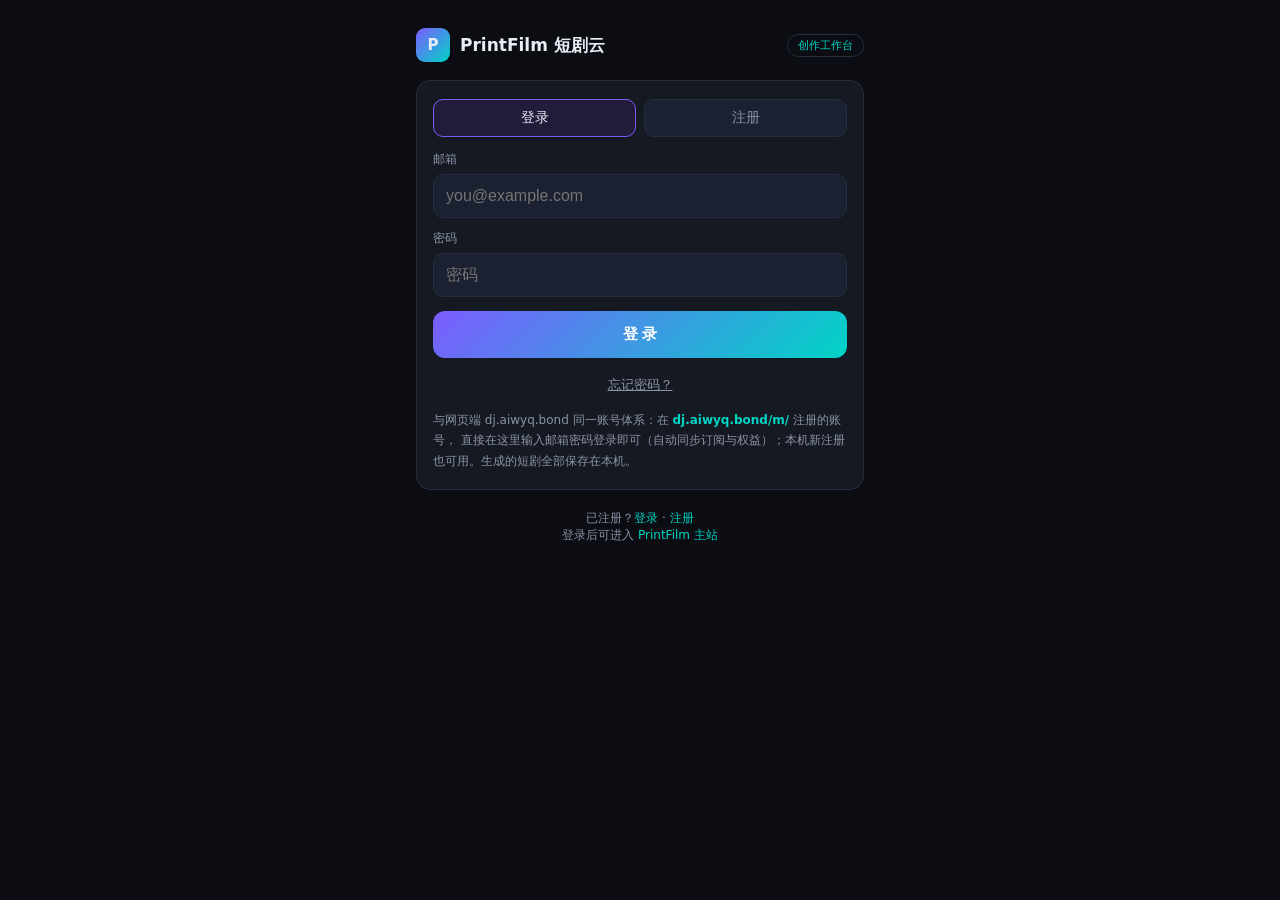
<file: frontend/login.html>
<!doctype html>
<html lang="zh-CN">
<head>
<meta charset="utf-8">
<meta name="viewport" content="width=device-width,initial-scale=1,maximum-scale=1,user-scalable=no">
<title>PrintFilm · 登录/注册</title>
<style>
:root{--bg:#0b0d12;--card:#151922;--card2:#1b2130;--tx:#e8ecf5;--mut:#8b93a7;
--ac:#7c5cff;--ac2:#00d4c6;--ok:#37d39b;--err:#ff5d6c;--bd:#262d3f}
*{box-sizing:border-box;-webkit-tap-highlight-color:transparent}
body{margin:0;background:var(--bg);color:var(--tx);
font-family:-apple-system,"PingFang SC","Microsoft YaHei",system-ui,sans-serif}
.wrap{max-width:480px;margin:0 auto;padding:20px 16px 40px}
header{display:flex;align-items:center;gap:10px;margin:8px 0 18px}
header .logo{width:34px;height:34px;border-radius:9px;
background:linear-gradient(135deg,var(--ac),var(--ac2));
display:flex;align-items:center;justify-content:center;font-weight:800;font-size:15px}
header b{font-size:17px}
header .tag{margin-left:auto;font-size:11px;color:var(--ac2);border:1px solid var(--bd);
border-radius:99px;padding:3px 10px}
.card{background:var(--card);border:1px solid var(--bd);border-radius:14px;
padding:18px 16px;margin-bottom:14px}
h2{margin:0 0 12px;font-size:16px}
p.tip{color:var(--mut);font-size:12px;line-height:1.7;margin:10px 0 0}
label{display:block;font-size:12px;color:var(--mut);margin:12px 0 6px}
input{width:100%;background:var(--card2);border:1px solid var(--bd);
color:var(--tx);border-radius:10px;padding:12px;font-size:16px;outline:none}
input:focus{border-color:var(--ac)}
.btn{display:block;width:100%;border:0;border-radius:12px;padding:14px;margin-top:14px;
background:linear-gradient(135deg,var(--ac),var(--ac2));color:#fff;
font-size:15px;font-weight:700;cursor:pointer}
.btn:active{opacity:.85}
.btn[disabled]{opacity:.45;cursor:not-allowed}
.link{display:block;width:100%;text-align:center;background:none;border:0;color:var(--mut);
font-size:13px;margin-top:12px;padding:6px;cursor:pointer;text-decoration:underline}
.msg{font-size:13px;line-height:1.6;padding:10px 12px;border-radius:10px;margin-top:10px;display:none}
.msg.err{display:block;background:#2a1519;border:1px solid #55202a;color:var(--err)}
.msg.ok{display:block;background:#12281f;border:1px solid #1f4d3a;color:var(--ok)}
.tabs{display:flex;gap:8px;margin:0 0 14px}
.tabs button{flex:1;border:1px solid var(--bd);background:var(--card2);color:var(--mut);
border-radius:10px;padding:9px;font-size:14px;cursor:pointer}
.tabs button.on{border-color:var(--ac);color:var(--tx);background:#221b3a}
.spin{display:inline-block;width:14px;height:14px;border:2px solid var(--bd);
border-top-color:var(--ac2);border-radius:50%;animation:sp 1s linear infinite;
vertical-align:-2px;margin-right:6px}
@keyframes sp{to{transform:rotate(360deg)}}
.footer{margin-top:20px;text-align:center;font-size:12px;color:var(--mut)}
.footer a{color:var(--ac2);text-decoration:none}
[hidden]{display:none!important}
</style>
</head>
<body>
<div class="wrap">
<header><div class="logo">P</div><b>PrintFilm 短剧云</b><span class="tag">创作工作台</span></header>

<section class="card">
  <div class="tabs">
    <button id="tab_login" class="on" onclick="switchTab('login')">登录</button>
    <button id="tab_reg" onclick="switchTab('reg')">注册</button>
  </div>

  <div id="form_login">
    <label>邮箱</label>
    <input id="l_email" type="email" placeholder="you@example.com" autocomplete="email">
    <label>密码</label>
    <input id="l_pwd" type="password" placeholder="密码" autocomplete="current-password">
    <button class="btn" id="b_login" onclick="doLogin()">登 录</button>
    <button class="link" onclick="openForgot()">忘记密码？</button>
    <div class="msg" id="m_login"></div>
    <p class="tip">与网页端 dj.aiwyq.bond 同一账号体系：在 <b style="color:var(--ac2)">dj.aiwyq.bond/m/</b> 注册的账号，
    直接在这里输入邮箱密码登录即可（自动同步订阅与权益）；本机新注册也可用。生成的短剧全部保存在本机。</p>
  </div>

  <div id="form_reg" hidden>
    <label>邮箱</label>
    <input id="r_email" type="email" placeholder="you@example.com" autocomplete="email">
    <label>昵称（可选）</label>
    <input id="r_nick" type="text" placeholder="默认「创作者」" maxlength="64">
    <label>密码（至少 6 位）</label>
    <input id="r_pwd" type="password" placeholder="至少 6 位" autocomplete="new-password">
    <button class="btn" id="b_reg" onclick="doRegister()">注 册</button>
    <div class="msg" id="m_reg"></div>
    <p class="tip">注册即开通免费用户，赠送 <b style="color:var(--ok)">5 次生成额度</b> 与 <b style="color:var(--ok)">5 元体验金</b>，可直接体验短剧生成。</p>
    <p class="tip">也可以在网页端 <a href="https://dj.aiwyq.bond/m/" target="_blank" style="color:var(--ac2)">dj.aiwyq.bond/m/ ↗</a> 注册（同一账号体系，支持邮箱验证码+滑块注册），注册后用该账号在本页登录，权益自动同步。</p>
  </div>

  <div id="form_forgot" hidden>
    <label>邮箱</label>
    <input id="f_email" type="email" placeholder="注册邮箱">
    <button class="btn" id="b_forgot" onclick="doForgot()">发送重置邮件</button>
    <button class="link" onclick="switchTab('login')">← 返回登录</button>
    <div class="msg" id="m_forgot"></div>
    <p class="tip">若该邮箱已注册，将收到一封含重置链接的邮件；链接 30 分钟内有效。</p>
  </div>
</section>

<div class="footer">
  已注册？<a href="javascript:switchTab('login')">登录</a> · <a href="javascript:switchTab('reg')">注册</a>
  <br>
  登录后可进入 <a href="/">PrintFilm 主站</a>
</div>
</div>

<script>
// 与 storyhub 前端同 token 存储约定
const TOKEN_KEY = 'token';
const API = '/api/auth';

function $(id){return document.getElementById(id);}
function show(id){
  ['form_login','form_reg','form_forgot'].forEach(function(s){$(s).hidden = (s!==id);});
}
function msg(id,txt,ok){var el=$(id);el.textContent=txt||'';el.className='msg '+(ok?'ok':'err');}
function clearMsg(id){var el=$(id);el.textContent='';el.className='msg';}
function switchTab(t){
  $('tab_login').classList.toggle('on', t==='login');
  $('tab_reg').classList.toggle('on', t==='reg');
  if(t==='login'){show('form_login');clearMsg('m_login');}
  else if(t==='reg'){show('form_reg');clearMsg('m_reg');}
}
function openForgot(){
  $('tab_login').classList.remove('on'); $('tab_reg').classList.remove('on');
  show('form_forgot'); clearMsg('m_forgot');
}
function busy(btn,on){ btn.disabled=on; btn.innerHTML=on?'<span class="spin"></span>处理中…':btn.dataset.label; }

async function api(path, body){
  var r = await fetch(API+path, {
    method: body ? 'POST' : 'GET',
    headers: {'Content-Type':'application/json'},
    body: body ? JSON.stringify(body) : undefined
  });
  var txt = await r.text();
  var j; try{ j = JSON.parse(txt); }catch(e){ j = {detail: txt}; }
  return {ok: r.ok, status: r.status, j: j};
}
function errText(j, fallback){
  var d = j && (j.detail || j.message || j.msg);
  if(typeof d === 'string') return d;
  if(d && typeof d === 'object'){
    if(Array.isArray(d)){ return d.map(function(x){return (x.msg||x.message||JSON.stringify(x));}).join('；'); }
    return JSON.stringify(d);
  }
  return fallback;
}
function finishAuth(token, email){
  localStorage.setItem(TOKEN_KEY, token);
  if(email) localStorage.setItem('user_email', email);
  // 直接进主站
  window.location.replace('/');
}

function doLogin(){
  var e=$('l_email').value.trim(), p=$('l_pwd').value;
  if(!e || !p){ msg('m_login','请填写邮箱和密码'); return; }
  var b=$('b_login'); b.dataset.label='登 录';
  busy(b,true); clearMsg('m_login');
  api('/login',{email:e,password:p}).then(function(res){
    busy(b,false);
    if(res.ok){ finishAuth(res.j.access_token, e); return; }
    msg('m_login', errText(res.j, '登录失败（HTTP '+res.status+'）'));
  }).catch(function(err){
    busy(b,false);
    msg('m_login','网络错误：'+err);
  });
}

function doRegister(){
  var e=$('r_email').value.trim(), p=$('r_pwd').value, n=$('r_nick').value.trim();
  if(!e || !p){ msg('m_reg','请填写邮箱和密码'); return; }
  if(p.length<6){ msg('m_reg','密码至少 6 位'); return; }
  var body = {email:e, password:p};
  if(n) body.nickname = n;
  var b=$('b_reg'); b.dataset.label='注 册';
  busy(b,true); clearMsg('m_reg');
  api('/register',body).then(function(res){
    busy(b,false);
    if(res.ok){ finishAuth(res.j.access_token, e); return; }
    msg('m_reg', errText(res.j, '注册失败（HTTP '+res.status+'）'));
  }).catch(function(err){
    busy(b,false);
    msg('m_reg','网络错误：'+err);
  });
}

function doForgot(){
  var e=$('f_email').value.trim();
  if(!e){ msg('m_forgot','请填写邮箱'); return; }
  var b=$('b_forgot'); b.dataset.label='发送重置邮件';
  busy(b,true); clearMsg('m_forgot');
  api('/forgot-password',{email:e}).then(function(res){
    busy(b,false);
    if(res.ok){ msg('m_forgot', '若该邮箱已注册，重置邮件已发送，请查收', true); return; }
    msg('m_forgot', errText(res.j, '发送失败（HTTP '+res.status+'）'));
  }).catch(function(err){
    busy(b,false);
    msg('m_forgot','网络错误：'+err);
  });
}

// Enter 快捷
document.addEventListener('keydown', function(ev){
  if(ev.key!=='Enter') return;
  if(!$('form_login').hidden) doLogin();
  else if(!$('form_reg').hidden) doRegister();
  else if(!$('form_forgot').hidden) doForgot();
});
</script>
</body>
</html>
</file>
